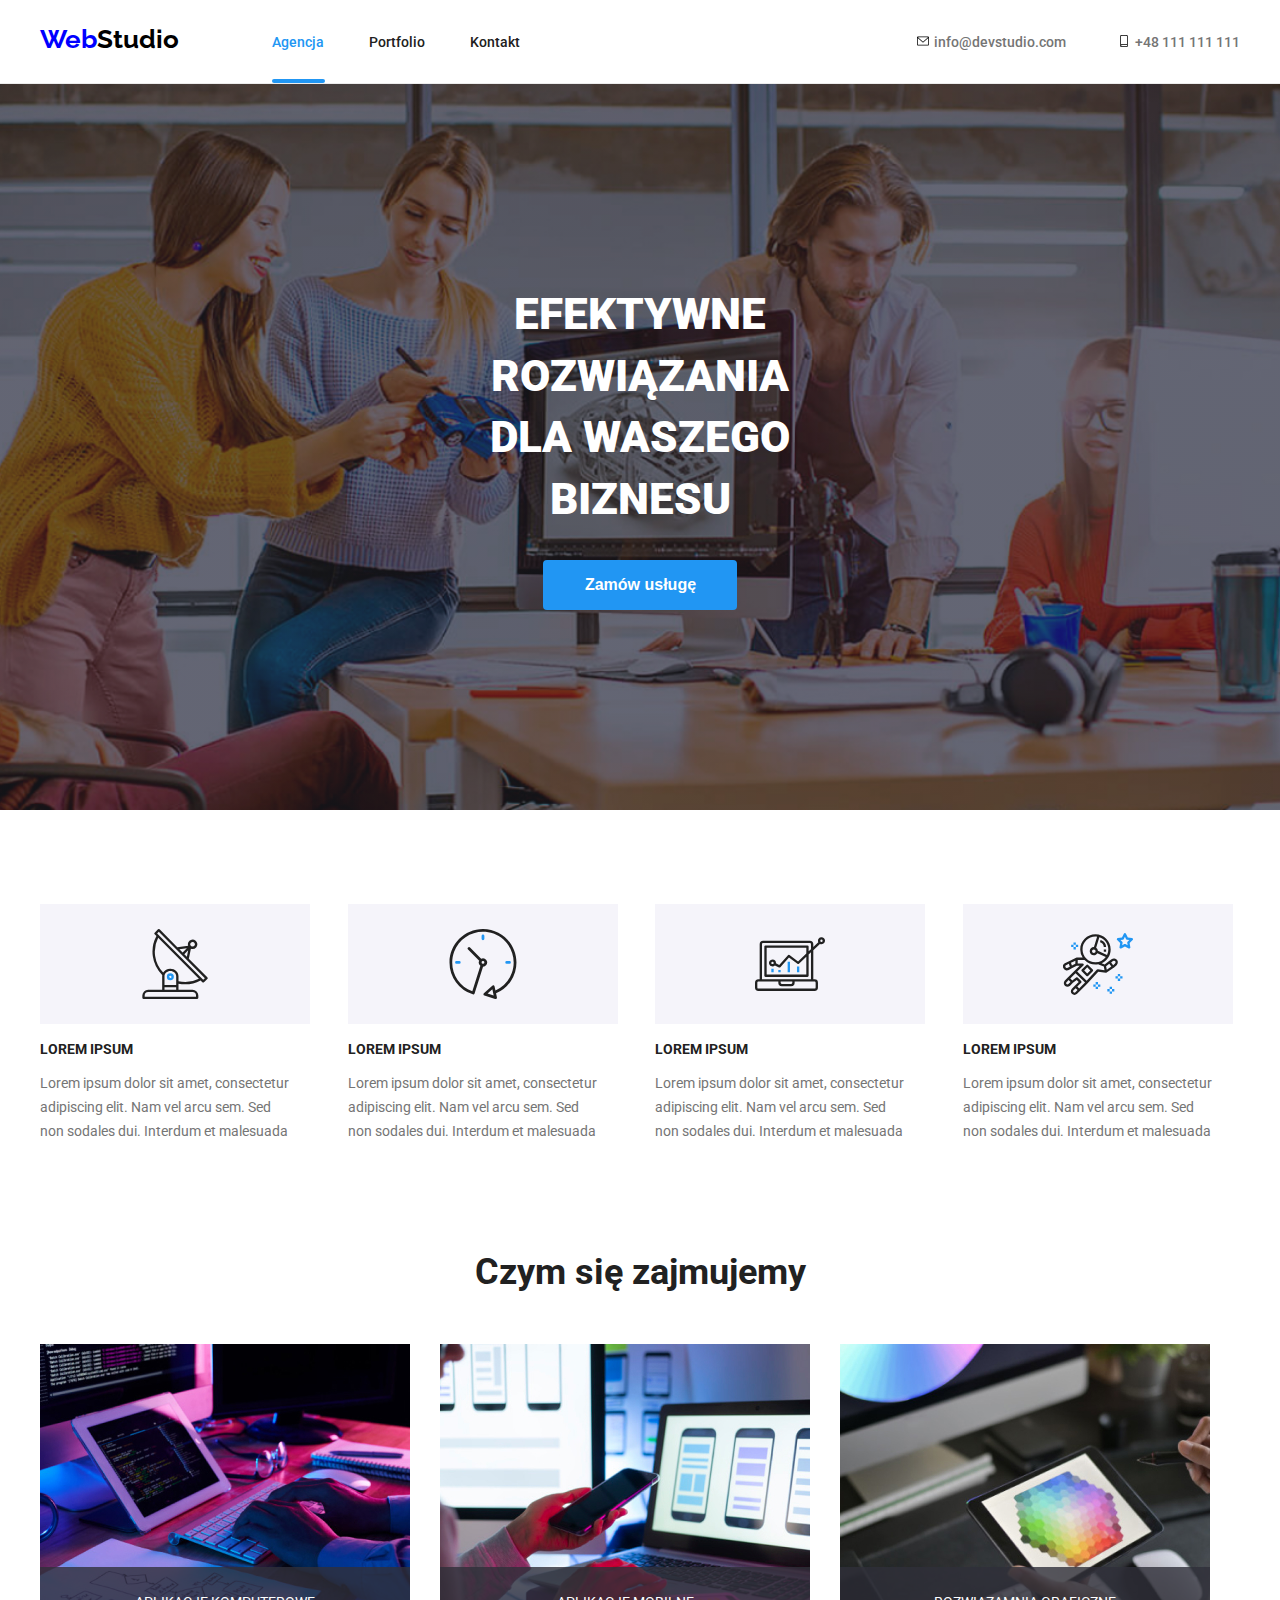
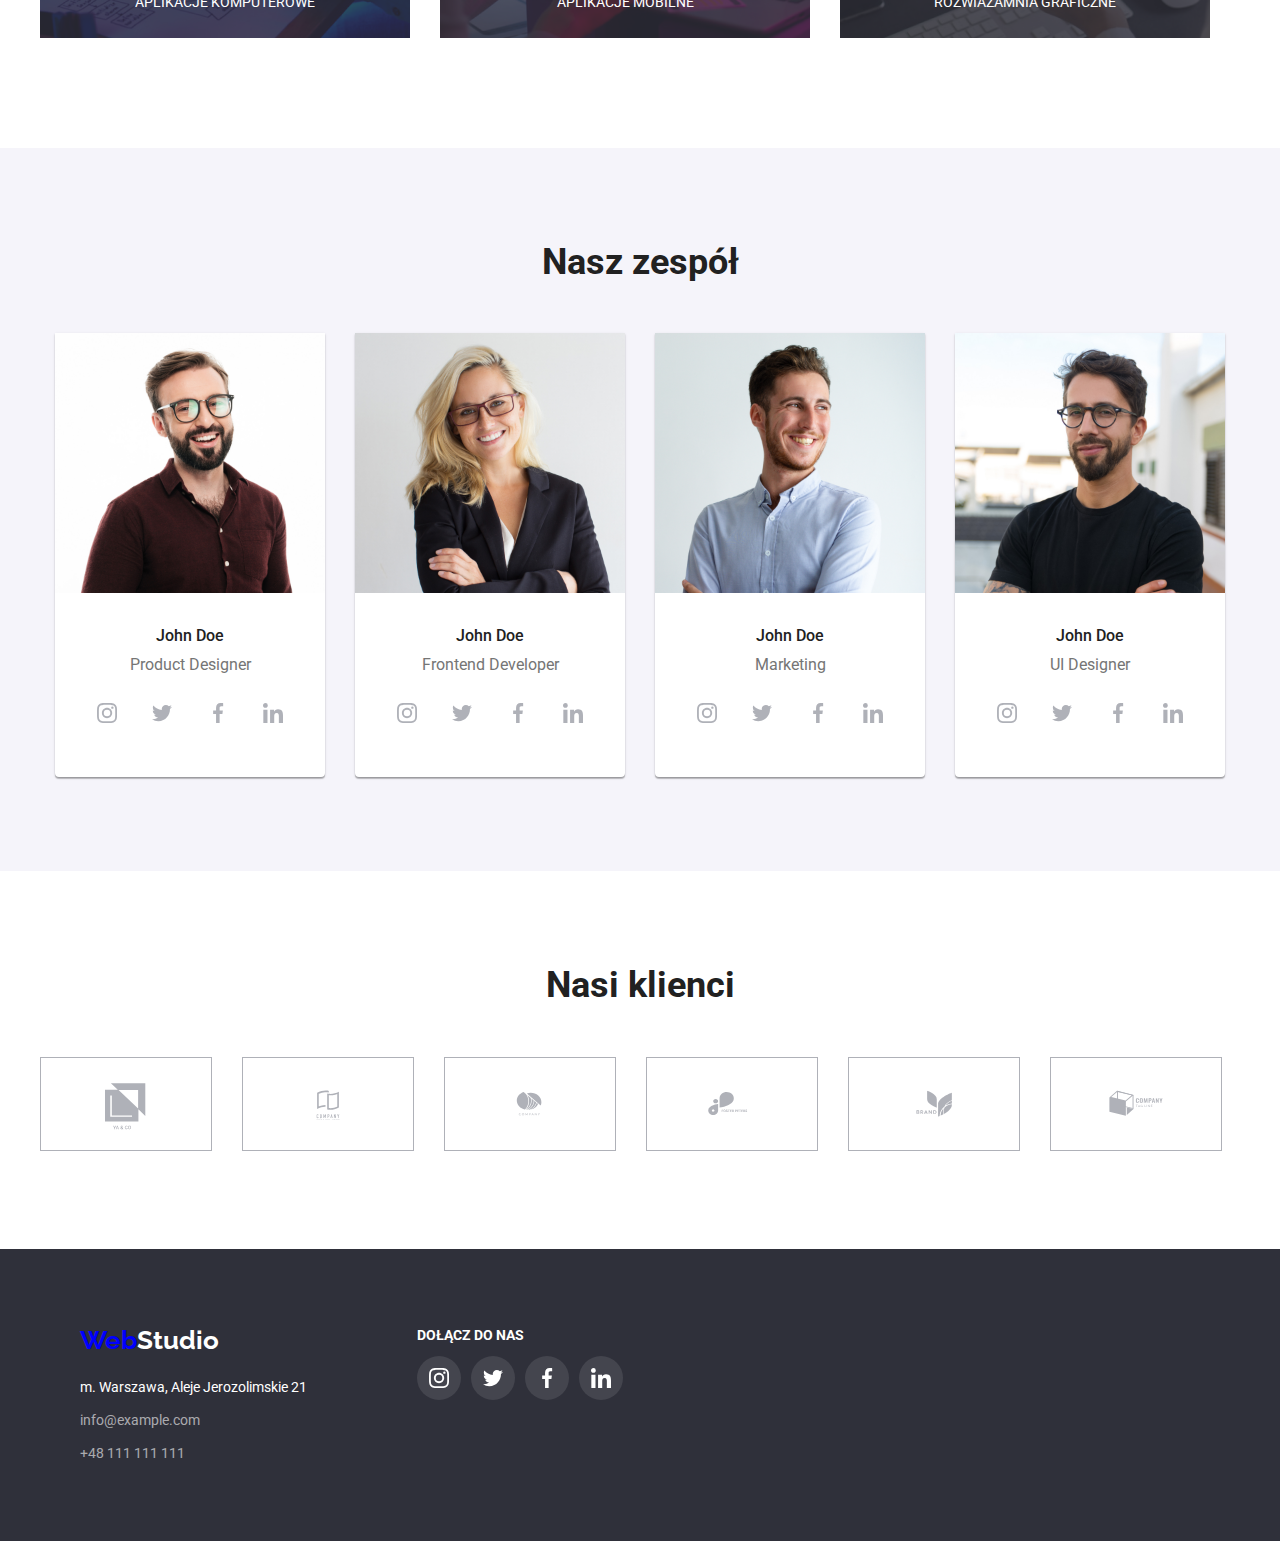
<file: index.html>
<!DOCTYPE html>
<html lang="pl">
  <head>
    <link rel="modern-normalize" href="./css/modern-normalize-min.css" />

    <link rel="stylesheet" href="./css/styles.css" />

    <link
      href="https://fonts.googleapis.com/css2?family=Raleway:wght@700&family=Roboto:wght@400;500;700;900&display=swap"
      rel="stylesheet"
    />

    <meta charset="UTF-8" />
    <meta http-equiv="X-UA-Compatible" content="IE=edge" />
    <meta name="viewport" content="width=device-width, initial-scale=1.0" />
    <title>WebStudio</title>
  </head>

  <body>
    <header>
      <div class="container">
        <header-flex class="header-flex">
          <nav>
            <ul class="logo-and-nav-el">
              <li class="logo">
                <a class="logo-a" href="./index.html"
                  ><span class="web">Web</span
                  ><span class="studio">Studio</span></a
                >
              </li>
              <li class="nav-elements">
                <a class="nav-elements-a agency" href="index.html">Agencja </a>
              </li>
              <li class="nav-elements">
                <a class="nav-elements-a" href="portfolio.html"> Portfolio </a>
              </li>
              <li class="nav-elements">
                <a
                  class="nav-elements-a"
                  href="https://www.figma.com/file/80aXNcfD68SHVCqfRXEnV5/Zadanie-domowe-GOIT-Polska?node-id=0%3A1&t=OlD5d2tFbU03thr9-0"
                  >Kontakt
                </a>
              </li>
            </ul>
          </nav>
          <div>
            <ul class="contacts">
              <li class="contact-data">
                <a class="contact-mail" href="mailto:info@devstudio.com">
                  <svg class="contacts-icon">
                    <use
                      href=" ./images/icons.svg#icon-envelope"
                      class="envelope"
                    ></use>
                  </svg>
                  info@devstudio.com</a
                >
              </li>
              <li class="contact-data">
                <a class="contact-tel" href="tel:+48111111111">
                  <svg class="contacts-icon">
                    <use href=" ./images/icons.svg#icon-smartphone"></use>
                  </svg>
                  +48 111 111 111</a
                >
              </li>
            </ul>
          </div>
        </header-flex>
      </div>
    </header>

    <main>
      <section class="main-page-first-section">
        <div class="container">
          <h1>EFEKTYWNE ROZWIĄZANIA DLA WASZEGO BIZNESU</h1>
          <button data-modal-open type="button" class="button-main-page">
            Zamów usługę
          </button>
          <div class="modal is-hidden" data-modal>
            <div class="modal-window">
              <button class="modal-button" data-modal-close>
                <svg class="svg-modal-button">
                  <use href="./images/icons.svg#icon-Vector-x"></use>
                </svg>
              </button>
            </div>
          </div>
        </div>
      </section>

      <section>
        <div class="container">
          <ul class="assets">
            <li class="li-assets">
              <svg class="svg-assets">
                <use href=" ./images/icons.svg#icon-antenna"></use>
              </svg>
              <h3>LOREM IPSUM</h3>

              <p class="assets-description">
                Lorem ipsum dolor sit amet, consectetur adipiscing elit. Nam vel
                arcu sem. Sed <br />
                non sodales dui. Interdum et malesuada
              </p>
            </li>

            <li class="li-assets">
              <svg class="svg-assets">
                <use href=" ./images/icons.svg#icon-clock"></use>
              </svg>
              <h3>LOREM IPSUM</h3>
              <p class="assets-description">
                Lorem ipsum dolor sit amet, consectetur adipiscing elit. Nam vel
                arcu sem. Sed <br />
                non sodales dui. Interdum et malesuada
              </p>
            </li>
            <li class="li-assets">
              <svg class="svg-assets">
                <use href=" ./images/icons.svg#icon-diagram"></use>
              </svg>
              <h3>LOREM IPSUM</h3>
              <p class="assets-description">
                Lorem ipsum dolor sit amet, consectetur adipiscing elit. Nam vel
                arcu sem. Sed <br />
                non sodales dui. Interdum et malesuada
              </p>
            </li>
            <li class="li-assets">
              <svg class="svg-assets">
                <use href=" ./images/icons.svg#icon-astronaut"></use>
              </svg>
              <h3>LOREM IPSUM</h3>
              <p class="assets-description">
                Lorem ipsum dolor sit amet, consectetur adipiscing elit. Nam vel
                arcu sem. Sed <br />
                non sodales dui. Interdum et malesuada
              </p>
            </li>
          </ul>
        </div>
      </section>

      <section class="sales-offer-section">
        <div class="container">
          <h2>Czym się zajmujemy</h2>

          <ul class="sales-offer">
            <li class="sales-offer-element">
              <div class="sales-offer-container">
                <div class="first-sales-offer">
                  <img
                    class="box1"
                    src="./images/box1.jpg"
                    width="370px"
                    height="294px"
                    alt="programowanie na tablecie i komputerze"
                  />
                  <p class="label">APLIKACJE KOMPUTEROWE</p>
                </div>
              </div>
            </li>
            <li class="sales-offer-element">
              <div class="sales-offer-container">
                <div class="third-sales-offer">
                  <img
                    class="box2"
                    src="./images/box2.jpg"
                    width="370px"
                    height="294px"
                    alt="różne struktury aplikacji wyświetlane na ekranie komputera"
                  />
                  <p class="label-box-2">APLIKACJE MOBILNE</p>
                </div>
              </div>
            </li>

            <li class="sales-offer-element">
              <div class="sales-offer-container">
                <div class="third-sales-offer">
                  <img
                    class="box3"
                    src="./images/box3.jpg"
                    width="370px"
                    height="294px"
                    alt="paleta barw wyświetlana na ekranie tableta"
                  />
                  <p class="label">ROZWIAZAMNIA GRAFICZNE</p>
                </div>
              </div>
            </li>
          </ul>
        </div>
      </section>

      <section class="team">
        <div class="container">
          <h2>Nasz zespół</h2>

          <ul class="our-team-list">
            <li class="our-team-list-element">
              <img
                src="./images/teamcard1.jpg"
                width="270"
                height="260"
                alt="pracownik, mężczyzna w okularach"
              />
              <div class="workers-card-bottom">
                <h3 class="workers-names">John Doe</h3>
                <p class="workers-title">Product Designer</p>
                <div class="workers-social-media-icons-group">
                  <div class="circle-and-svg">
                    <div class="workers-social-media-icons-circle">
                      <svg class="workers-social-media-icons">
                        <use href=" ./images/icons.svg#icon-instagram"></use>
                      </svg>
                    </div>
                  </div>
                  <div class="circle-and-svg">
                    <div class="workers-social-media-icons-circle">
                      <svg class="workers-social-media-icons">
                        <use href=" ./images/icons.svg#icon-twitter"></use>
                      </svg>
                    </div>
                  </div>
                  <div class="circle-and-svg">
                    <div class="workers-social-media-icons-circle">
                      <svg class="workers-social-media-icons">
                        <use href=" ./images/icons.svg#icon-facebook"></use>
                      </svg>
                    </div>
                  </div>
                  <div class="circle-and-svg">
                    <div class="workers-social-media-icons-circle">
                      <svg class="workers-social-media-icons">
                        <use href=" ./images/icons.svg#icon-linkedin"></use>
                      </svg>
                    </div>
                  </div>
                </div>
              </div>
            </li>

            <li class="our-team-list-element">
              <img
                src="./images/teamcard2.jpg"
                width="270"
                height="260"
                alt="pracownica, kobieta w okularach"
              />
              <div class="workers-card-bottom">
                <h3 class="workers-names">John Doe</h3>
                <p class="workers-title">Frontend Developer</p>
                <div class="workers-social-media-icons-group">
                  <div class="circle-and-svg">
                    <div class="workers-social-media-icons-circle">
                      <svg class="workers-social-media-icons">
                        <use href=" ./images/icons.svg#icon-instagram"></use>
                      </svg>
                    </div>
                  </div>
                  <div class="circle-and-svg">
                    <div class="workers-social-media-icons-circle">
                      <svg class="workers-social-media-icons">
                        <use href=" ./images/icons.svg#icon-twitter"></use>
                      </svg>
                    </div>
                  </div>
                  <div class="circle-and-svg">
                    <div class="workers-social-media-icons-circle">
                      <svg class="workers-social-media-icons">
                        <use href=" ./images/icons.svg#icon-facebook"></use>
                      </svg>
                    </div>
                  </div>
                  <div class="circle-and-svg">
                    <div class="workers-social-media-icons-circle">
                      <svg class="workers-social-media-icons">
                        <use href=" ./images/icons.svg#icon-linkedin"></use>
                      </svg>
                    </div>
                  </div>
                </div>
              </div>
            </li>
            <li class="our-team-list-element">
              <img
                src="./images/teamcard3.jpg"
                width="270"
                height="260"
                alt="pracownik, mężczyzna w eleganckiej koszuli"
              />
              <div class="workers-card-bottom">
                <h3 class="workers-names">John Doe</h3>
                <p class="workers-title">Marketing</p>
                <div class="workers-social-media-icons-group">
                  <div class="circle-and-svg">
                    <div class="workers-social-media-icons-circle">
                      <svg class="workers-social-media-icons">
                        <use href=" ./images/icons.svg#icon-instagram"></use>
                      </svg>
                    </div>
                  </div>
                  <div class="circle-and-svg">
                    <div class="workers-social-media-icons-circle">
                      <svg class="workers-social-media-icons">
                        <use href=" ./images/icons.svg#icon-twitter"></use>
                      </svg>
                    </div>
                  </div>
                  <div class="circle-and-svg">
                    <div class="workers-social-media-icons-circle">
                      <svg class="workers-social-media-icons">
                        <use href=" ./images/icons.svg#icon-facebook"></use>
                      </svg>
                    </div>
                  </div>
                  <div class="circle-and-svg">
                    <div class="workers-social-media-icons-circle">
                      <svg class="workers-social-media-icons">
                        <use href=" ./images/icons.svg#icon-linkedin"></use>
                      </svg>
                    </div>
                  </div>
                </div>
              </div>
            </li>
            <li class="our-team-list-element">
              <img
                src="./images/teamcard4.jpg"
                width="270"
                height="260"
                alt="pracownik, lekko uśmiechnięty mężczyzna"
              />
              <div class="workers-card-bottom">
                <h3 class="workers-names">John Doe</h3>
                <p class="workers-title">UI Designer</p>
                <div class="workers-social-media-icons-group">
                  <div class="circle-and-svg">
                    <div class="workers-social-media-icons-circle">
                      <svg class="workers-social-media-icons">
                        <use href=" ./images/icons.svg#icon-instagram"></use>
                      </svg>
                    </div>
                  </div>
                  <div class="circle-and-svg">
                    <div class="workers-social-media-icons-circle">
                      <svg class="workers-social-media-icons">
                        <use href=" ./images/icons.svg#icon-twitter"></use>
                      </svg>
                    </div>
                  </div>
                  <div class="circle-and-svg">
                    <div class="workers-social-media-icons-circle">
                      <svg class="workers-social-media-icons">
                        <use href=" ./images/icons.svg#icon-facebook"></use>
                      </svg>
                    </div>
                  </div>
                  <div class="circle-and-svg">
                    <div class="workers-social-media-icons-circle">
                      <svg class="workers-social-media-icons">
                        <use href=" ./images/icons.svg#icon-linkedin"></use>
                      </svg>
                    </div>
                  </div>
                </div>
              </div>
            </li>
          </ul>
        </div>
      </section>
      <section class="our-clients">
        <div class="container">
          <h2>Nasi klienci</h2>
          <ul class="ul-our-clients">
            <li class="li-icon-our-clients-1">
              <svg class="svg-icon-our-clients-1">
                <use href=" ./images/icons.svg#icon-Logo-1-client"></use>
              </svg>
            </li>
            <li class="li-icon-our-clients-1">
              <svg class="svg-icon-our-clients-1">
                <use href=" ./images/icons.svg#icon-Logo-2-client"></use>
              </svg>
            </li>
            <li class="li-icon-our-clients-2">
              <svg class="svg-icon-our-clients-2">
                <use href=" ./images/icons.svg#icon-Logo-3-client"></use>
              </svg>
            </li>
            <li class="li-icon-our-clients-2">
              <svg class="svg-icon-our-clients-2">
                <use href=" ./images/icons.svg#icon-Logo-4-client"></use>
              </svg>
            </li>
            <li class="li-icon-our-clients-2">
              <svg class="svg-icon-our-clients-2">
                <use href=" ./images/icons.svg#icon-Logo-5-client"></use>
              </svg>
            </li>
            <li class="li-icon-our-clients-2">
              <svg class="svg-icon-our-clients-2">
                <use href=" ./images/icons.svg#icon-Logo-6-client"></use>
              </svg>
            </li>
          </ul>
        </div>
      </section>
    </main>

    <footer>
      <div class="container">
        <div class="address-and-join-us-icons">
          <address>
            <ul class="footer-address">
              <li class="logo-footer">
                <a class="logo-a" href="./index.html">
                  <span class="web">Web</span
                  ><span class="footer-studio">Studio</span>
                </a>
              </li>

              <li class="footer-street-name">
                m. Warszawa, Aleje Jerozolimskie 21
              </li>
              <li class="li-footer-mail">
                <a
                  class="footer-contact-data-email"
                  href="mailto:info@example.com"
                  >info@example.com</a
                >
              </li>
              <li>
                <a class="footer-contact-data-number" href="tel:+48111111111"
                  >+48 111 111 111</a
                >
              </li>
            </ul>
          </address>

          <div class="join-us">
            <h3 class="join-us-title">DOŁĄCZ DO NAS</h3>
            <ul class="ul-footer-join-us">
              <li class="li-footer-join-us">
                <div class="footer-icon-circle">
                  <svg class="footer-icon">
                    <use href=" ./images/icons.svg#icon-instagram"></use>
                  </svg>
                </div>
              </li>
              <li class="li-footer-join-us">
                <div class="footer-icon-circle">
                  <svg class="footer-icon">
                    <use href=" ./images/icons.svg#icon-twitter"></use>
                  </svg>
                </div>
              </li>
              <li class="li-footer-join-us">
                <div class="footer-icon-circle">
                  <svg class="footer-icon">
                    <use href=" ./images/icons.svg#icon-facebook"></use>
                  </svg>
                </div>
              </li>
              <li class="li-footer-join-us">
                <div class="footer-icon-circle">
                  <svg class="footer-icon">
                    <use href=" ./images/icons.svg#icon-linkedin"></use>
                  </svg>
                </div>
              </li>
            </ul>
          </div>
        </div>
      </div>
    </footer>

    <script src="./js/modal.js"></script>
  </body>
</html>
</file>
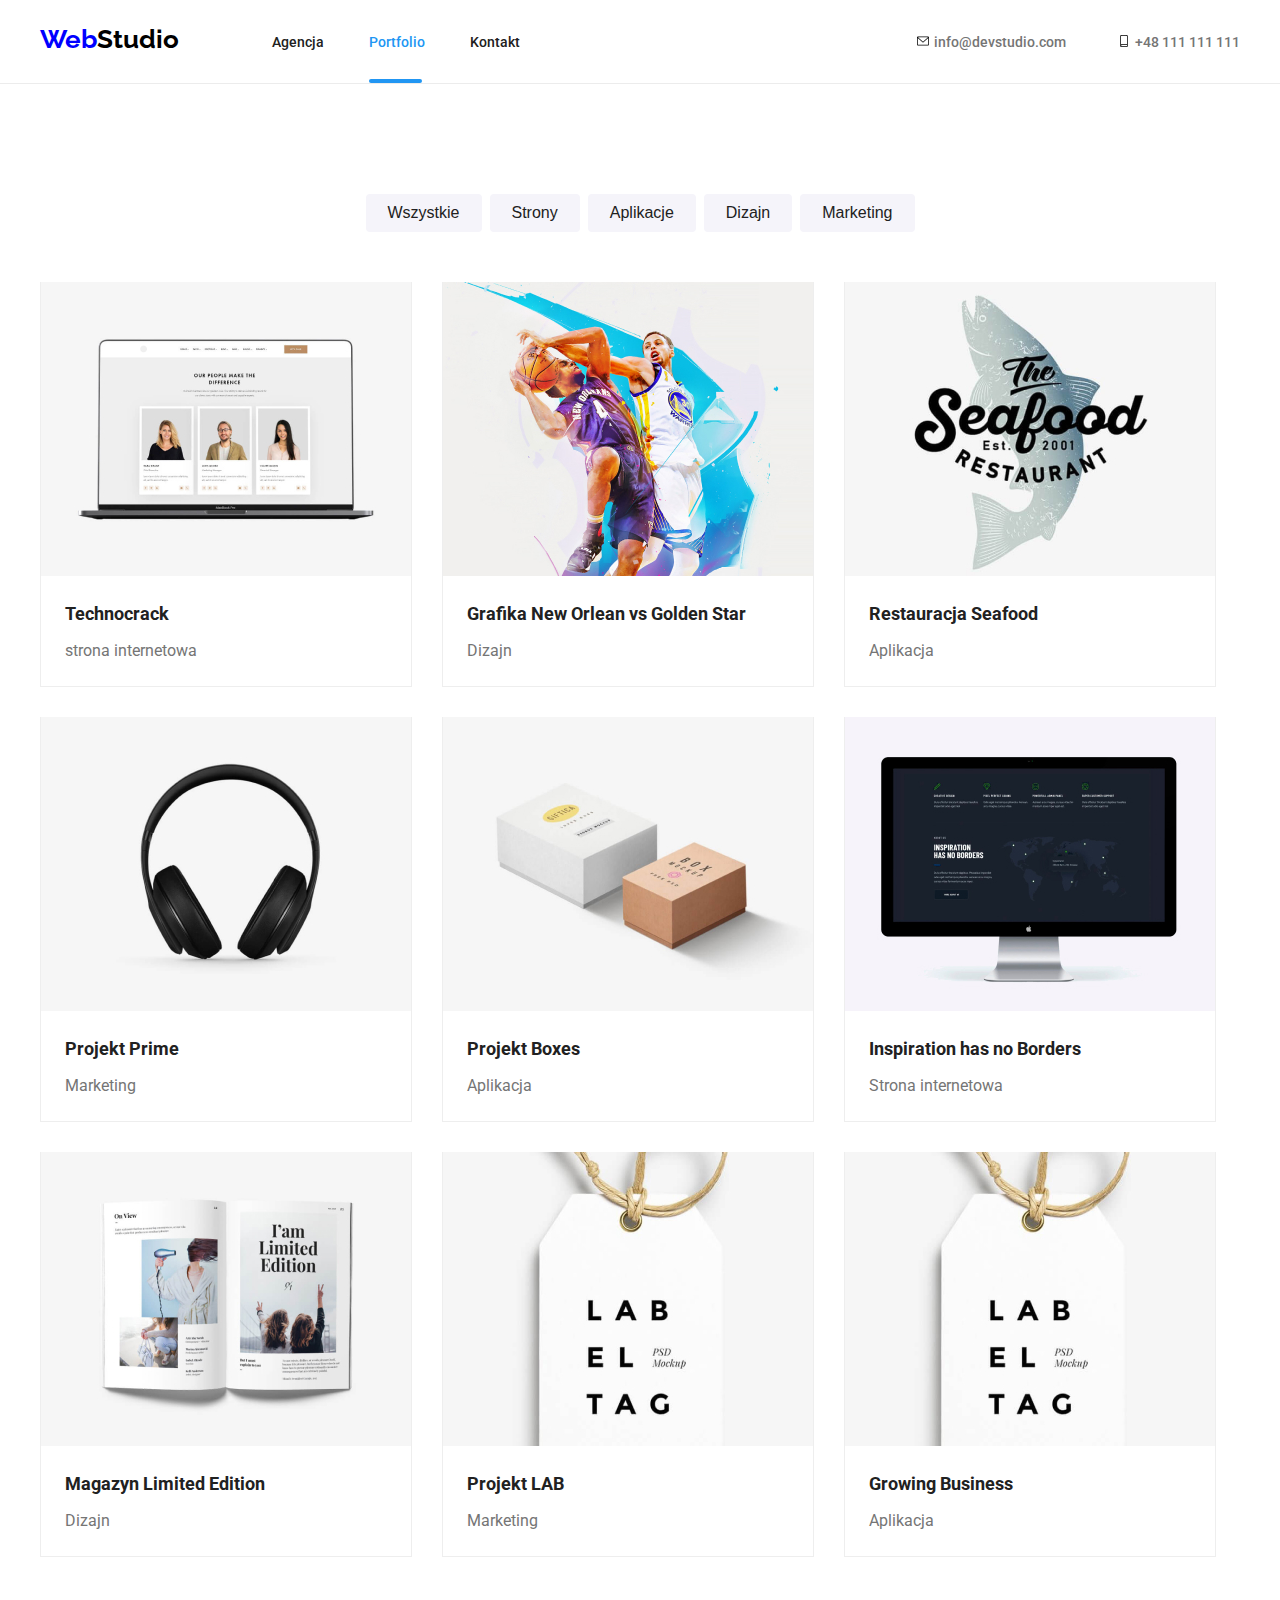
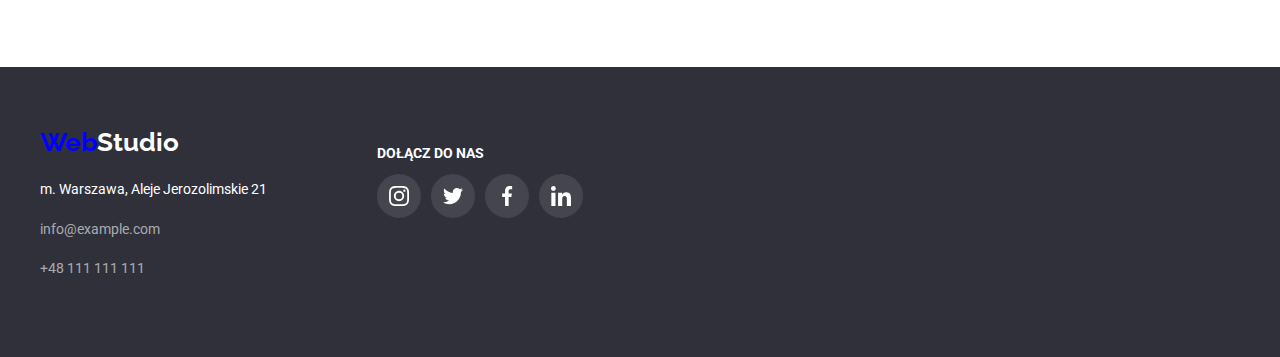
<file: portfolio.html>
<!DOCTYPE html>
<html lang="pl">
  <head>
    <link rel="modern-normalize" href="./css/modern-normalize-min.css" />
    <link rel="stylesheet" href="./css/styles.css" />

    <link
      href="https://fonts.googleapis.com/css2?family=Raleway:wght@700&family=Roboto:wght@400;500;700;900&display=swap"
      rel="stylesheet"
    />
    <meta charset="UTF-8" />
    <meta http-equiv="X-UA-Compatible" content="IE=edge" />
    <meta name="viewport" content="width=device-width, initial-scale=1.0" />
    <title>hw2-portfolio</title>
  </head>

  <body>
    <header>
      <div class="container">
        <header-flex class="header-flex">
          <nav>
            <ul class="logo-and-nav-el">
              <li class="logo">
                <a class="logo-a" href="./index.html"
                  ><span class="web">Web</span
                  ><span class="studio">Studio</span></a
                >
              </li>
              <li class="nav-elements">
                <a class="nav-elements-a" href="./index.html">Agencja </a>
              </li>
              <li class="nav-elements">
                <a class="nav-elements-a portfolio" href="portfolio.html">
                  Portfolio
                </a>
              </li>
              <li class="nav-elements">
                <a
                  class="nav-elements-a"
                  href="https://www.figma.com/file/80aXNcfD68SHVCqfRXEnV5/Zadanie-domowe-GOIT-Polska?node-id=0%3A1&t=OlD5d2tFbU03thr9-0"
                >
                  Kontakt
                </a>
              </li>
            </ul>
          </nav>
          <div>
            <ul class="contacts">
              <li class="contact-data">
                <a class="contact-mail" href="mailto:info@devstudio.com">
                  <svg class="contacts-icon">
                    <use
                      href=" ./images/icons.svg#icon-envelope"
                      class="envelope"
                    ></use>
                  </svg>
                  info@devstudio.com
                </a>
              </li>
              <li class="contact-data">
                <a class="contact-tel" href="tel:+48111111111">
                  <svg class="contacts-icon">
                    <use href=" ./images/icons.svg#icon-smartphone"></use>
                  </svg>
                  +48 111 111 111</a
                >
              </li>
            </ul>
          </div>
        </header-flex>
      </div>
    </header>

    <main>
      <section>
        <div class="container">
          <ul class="menu-buttons">
            <li class="li-button-portfolio">
              <button type="button" class="button-portfolio">Wszystkie</button>
            </li>
            <li class="li-button-portfolio">
              <button type="button" class="button-portfolio">Strony</button>
            </li>
            <li class="li-button-portfolio">
              <button type="button" class="button-portfolio">Aplikacje</button>
            </li>
            <li class="li-button-portfolio">
              <button type="button" class="button-portfolio">Dizajn</button>
            </li>
            <li class="li-button-portfolio">
              <button type="button" class="button-portfolio">Marketing</button>
            </li>
          </ul>

          <ul class="menu-cards">
            <li class="li-menu-cards">
              <div class="div-menu-card">
                <div class="div-menu-card-top">
                  <div class="overlay">
                    <p class="overlay-description">
                      Technocrack jest popularną platformą wykorzystywaną do
                      rozpowszechniania koronawirusa. Firmy wykorzystują tę
                      platformę do celów szpiegowskich i ataków na
                      niezabezpieczone serwery konkurencji
                    </p>
                  </div>
                  <img
                    src="./images/img4.jpg"
                    width="370"
                    height="294"
                    alt="strona internetowa przedstawiająca profile pracowników"
                  />
                </div>
                <div class="cards-bottom">
                  <p class="img-title">Technocrack</p>
                  <p class="img-description">strona internetowa</p>
                </div>
              </div>
            </li>

            <li class="li-menu-cards">
              <div class="div-menu-card">
                <div class="div-menu-card-top">
                  <div class="overlay">
                    <p class="overlay-description">
                      Technocrack jest popularną platformą wykorzystywaną do
                      rozpowszechniania koronawirusa. Firmy wykorzystują tę
                      platformę do celów szpiegowskich i ataków na
                      niezabezpieczone serwery konkurencji
                    </p>
                  </div>
                  <img
                    src="./images/img5.jpg"
                    width="370"
                    height="294"
                    alt="grafika komputerowa przedstawiająca dwóch koszykarzy"
                  />
                </div>
                <div class="cards-bottom">
                  <p class="img-title">Grafika New Orlean vs Golden Star</p>
                  <p class="img-description">Dizajn</p>
                </div>
              </div>
            </li>

            <li class="li-menu-cards">
              <div class="div-menu-card">
                <div class="div-menu-card-top">
                  <div class="overlay">
                    <p class="overlay-description">
                      Technocrack jest popularną platformą wykorzystywaną do
                      rozpowszechniania koronawirusa. Firmy wykorzystują tę
                      platformę do celów szpiegowskich i ataków na
                      niezabezpieczone serwery konkurencji
                    </p>
                  </div>
                  <img
                    src="./images/img6.jpg"
                    width="370"
                    height="294"
                    alt="logo restauracji czyli nazwa restauracji na tle ryby"
                  />
                </div>
                <div class="cards-bottom">
                  <p class="img-title">Restauracja Seafood</p>
                  <p class="img-description">Aplikacja</p>
                </div>
              </div>
            </li>

            <li class="li-menu-cards">
              <div class="div-menu-card">
                <div class="div-menu-card-top">
                  <div class="overlay">
                    <p class="overlay-description">
                      Technocrack jest popularną platformą wykorzystywaną do
                      rozpowszechniania koronawirusa. Firmy wykorzystują tę
                      platformę do celów szpiegowskich i ataków na
                      niezabezpieczone serwery konkurencji
                    </p>
                  </div>
                  <img
                    src="./images/img7.jpg"
                    width="370"
                    height="294"
                    alt="czarne słuchawki nauszne"
                  />
                </div>
                <div class="cards-bottom">
                  <p class="img-title">Projekt Prime</p>
                  <p class="img-description">Marketing</p>
                </div>
              </div>
            </li>

            <li class="li-menu-cards">
              <div class="div-menu-card">
                <div class="div-menu-card-top">
                  <div class="overlay">
                    <p class="overlay-description">
                      Technocrack jest popularną platformą wykorzystywaną do
                      rozpowszechniania koronawirusa. Firmy wykorzystują tę
                      platformę do celów szpiegowskich i ataków na
                      niezabezpieczone serwery konkurencji
                    </p>
                  </div>
                  <img
                    src="./images/img8.jpg"
                    width="370"
                    height="294"
                    alt="pudełko białe i brązowe"
                  />
                </div>
                <div class="cards-bottom">
                  <p class="img-title">Projekt Boxes</p>
                  <p class="img-description">Aplikacja</p>
                </div>
              </div>
            </li>

            <li class="li-menu-cards">
              <div class="div-menu-card">
                <div class="div-menu-card-top">
                  <div class="overlay">
                    <p class="overlay-description">
                      Technocrack jest popularną platformą wykorzystywaną do
                      rozpowszechniania koronawirusa. Firmy wykorzystują tę
                      platformę do celów szpiegowskich i ataków na
                      niezabezpieczone serwery konkurencji
                    </p>
                  </div>
                  <img
                    src="./images/img9.jpg"
                    width="370"
                    height="294"
                    alt="mapa świata na ekranie komputera"
                  />
                </div>
                <div class="cards-bottom">
                  <p class="img-title">Inspiration has no Borders</p>
                  <p class="img-description">Strona internetowa</p>
                </div>
              </div>
            </li>

            <li class="li-menu-cards">
              <div class="div-menu-card">
                <div class="div-menu-card-top">
                  <div class="overlay">
                    <p class="overlay-description">
                      Technocrack jest popularną platformą wykorzystywaną do
                      rozpowszechniania koronawirusa. Firmy wykorzystują tę
                      platformę do celów szpiegowskich i ataków na
                      niezabezpieczone serwery konkurencji
                    </p>
                  </div>
                  <img
                    src="./images/img10.jpg"
                    width="370"
                    height="294"
                    alt="magazyn ze zdjęciami o różnej tematyce: moda, podróże, dom"
                  />
                </div>
                <div class="cards-bottom">
                  <p class="img-title">Magazyn Limited Edition</p>
                  <p class="img-description">Dizajn</p>
                </div>
              </div>
            </li>

            <li class="li-menu-cards">
              <div class="div-menu-card">
                <div class="div-menu-card-top">
                  <div class="overlay">
                    <p class="overlay-description">
                      Technocrack jest popularną platformą wykorzystywaną do
                      rozpowszechniania koronawirusa. Firmy wykorzystują tę
                      platformę do celów szpiegowskich i ataków na
                      niezabezpieczone serwery konkurencji
                    </p>
                  </div>
                  <img
                    src="./images/img11.jpg"
                    width="370"
                    height="294"
                    alt="etykieta w formie zawieszki"
                  />
                </div>
                <div class="cards-bottom">
                  <p class="img-title">Projekt LAB</p>
                  <p class="img-description">Marketing</p>
                </div>
              </div>
            </li>

            <li class="li-menu-cards">
              <div class="div-menu-card">
                <div class="div-menu-card-top">
                  <div class="overlay">
                    <p class="overlay-description">
                      Technocrack jest popularną platformą wykorzystywaną do
                      rozpowszechniania koronawirusa. Firmy wykorzystują tę
                      platformę do celów szpiegowskich i ataków na
                      niezabezpieczone serwery konkurencji
                    </p>
                  </div>
                  <img
                    src="./images/img11.jpg"
                    width="370"
                    height="294"
                    alt="osoba pisząca na komputerze, na którego pulpicie widać napis Growing Business"
                  />
                </div>
                <div class="cards-bottom">
                  <p class="img-title">Growing Business</p>
                  <p class="img-description">Aplikacja</p>
                </div>
              </div>
            </li>
          </ul>
        </div>
      </section>
    </main>

    <footer>
      <div class="container">
        <div class="address-and-join-us-icons">
          <address class="portfolio-address">
            <div class="footer-address">
              <p class="logo-footer">
                <a class="logo-a" href="./index.html">
                  <span class="web">Web</span
                  ><span class="footer-studio">Studio</span>
                </a>
              </p>

              <p class="footer-street-name">
                m. Warszawa, Aleje Jerozolimskie 21
              </p>
              <p class="li-footer-mail">
                <a
                  class="footer-contact-data-email"
                  href="mailto:info@example.com"
                  >info@example.com</a
                >
              </p>
              <p>
                <a class="footer-contact-data-number" href="tel:+48111111111"
                  >+48 111 111 111</a
                >
              </p>
            </div>
          </address>

          <div class="join-us">
            <h3 class="join-us-title">DOŁĄCZ DO NAS</h3>
            <ul class="ul-footer-join-us">
              <li class="li-footer-join-us">
                <div class="footer-icon-circle">
                  <svg class="footer-icon">
                    <use href=" ./images/icons.svg#icon-instagram"></use>
                  </svg>
                </div>
              </li>
              <li class="li-footer-join-us">
                <div class="footer-icon-circle">
                  <svg class="footer-icon">
                    <use href=" ./images/icons.svg#icon-twitter"></use>
                  </svg>
                </div>
              </li>
              <li class="li-footer-join-us">
                <div class="footer-icon-circle">
                  <svg class="footer-icon">
                    <use href=" ./images/icons.svg#icon-facebook"></use>
                  </svg>
                </div>
              </li>
              <li class="li-footer-join-us">
                <div class="footer-icon-circle">
                  <svg class="footer-icon">
                    <use href=" ./images/icons.svg#icon-linkedin"></use>
                  </svg>
                </div>
              </li>
            </ul>
          </div>
        </div>
      </div>
    </footer>
  </body>
</html>
</file>
<file: css/styles.css>
body {
  position: relative;
  font-family: "Roboto", sans-serif;
  color: #212121;
  box-sizing: border-box;
  margin: 0;
}

.container {
  max-width: 1200px;
  margin-top: 0;
  margin-left: auto;
  margin-right: auto;
  margin-bottom: 0;
}

:root {
  --secondary-text-color: #757575;
  --background-color: #ffffff;
  --hover-color: #2196f3;
}

.contacts-icon {
  width: 16px;
  height: 12px;
  color: #757575;
}

.contacts-icon:hover,
.contacts-icon:focus {
  fill: var(--hover-color);
}

.logo-a {
  font-family: "Raleway", sans-serif;
  font-size: 26px;
  font-weight: 700;
  line-height: 1.19;
  text-decoration: none;
  padding-top: 20px;
}

address {
  font-style: normal;
  text-decoration: none;
  padding-top: 60px;
  padding-bottom: 60px;
  padding-right: auto;
  margin-right: 70px;
}

header {
  border-bottom: solid 1px #ececec;
}

.header-flex {
  display: flex;
  justify-content: space-between;
}

.logo-and-nav-el {
  display: flex;
  list-style: none;
  margin-top: 0px;
  margin-bottom: 0px;
}

.logo {
  padding-top: 24px;
  padding-right: auto;
  padding-bottom: 25px;

  margin-right: 93px;
}

.logo-footer {
  margin-top: 0;
  padding: 60px auto 161px 215px;
  margin-bottom: 20px;
}

.nav-elements:not(:last-child) {
  margin-right: 45px;
}

.nav-elements {
  margin-top: 0px;
  padding-top: 32px;
  padding-bottom: 32px;
}

.nav-elements-a {
  font-size: 14px;
  font-weight: 500;
  line-height: 1.17;
  text-decoration: none;
  color: #212121;
  padding-top: 32px;
  padding-left: auto;
  padding-bottom: 32px;
  padding-right: auto;
  transition-duration: 250ms;
  transition-property: color;
  transition-timing-function: cubic-bezier(0.4, 0, 0.2, 1);
}

.logo-and-nav-el {
  margin-left: 0;
  padding-left: 0;
}

.contacts {
  display: flex;
  align-items: center;
  padding-top: 32px;

  padding-bottom: 32px;
  padding-left: auto;
  list-style: none;
  text-decoration: none;
  margin-bottom: 0px;
  margin-top: 0px;
}

.contact-data {
  padding: 32px 227px 32px auto;
}

.contact-data:hover,
.contact-data:focus {
  fill: #2196f3;
}

.contact-data:not(:last-child) {
  margin-right: 50px;
}

.contacts-data:hover,
.contacts-data:focus {
  --hover-color: #2196f3;
  fill: #2196f3;
}

.contacts .contact-data .contacts-icon .envelope:focus {
  fill: var(--hover-color);
}

.contacts .contact-data .contacts-icon .envelope:hover {
  fill: var(--hover-color);
}

.nav-elements-a:hover,
.nav-elements-a:focus {
  color: var(--hover-color);
}

.contact-mail,
.contact-tel {
  font-size: 14px;
  font-weight: 500;
  line-height: 1.14;
  text-decoration: none;
  color: var(--secondary-text-color);
  transition-duration: 250ms;
  transition-property: color, fill;
  transition-timing-function: cubic-bezier(0.4, 0, 0.2, 1);
}

.contact-mail:hover,
.contact-mail:focus {
  color: var(--hover-color);
}

.contact-tel:hover,
.contact-tel:focus {
  color: var(--hover-color);
}

footer {
  background-color: #2f303a;

  padding: 60px auto 161px auto;
}

.footer-contact-data-email {
  font-size: 14px;
  line-height: 1.71;
  color: #ffffff99;
  text-decoration: none;
  transition-duration: 250ms;
  transition-property: color;
  transition-timing-function: cubic-bezier(0.4, 0, 0.2, 1);
}

.li-footer-mail {
  margin-bottom: 9px;
}

.footer-contact-data-.footer-contact-data-email:hover,
.footer-contact-data-email:focus {
  color: var(--hover-color);
}
.footer-contact-data-number {
  font-size: 14px;
  line-height: 1.71;
  text-decoration: none;
  color: #ffffff99;
  transition-duration: 250ms;
  transition-property: color;
  transition-timing-function: cubic-bezier(0.4, 0, 0.2, 1);
}

.footer-contact-data-number:hover,
.footer-contact-data-number:focus {
  color: var(--hover-color);
}

.footer-contact-data-email:hover,
.footer-contact-data-email:focus {
  color: var(--hover-color);
}

.footer-street-name {
  font-size: 14px;

  line-height: 1.71;
  color: #ffffff;
  margin-bottom: 9px;
}

.button-portfolio {
  font-size: 16px;
  font-weight: 500;
  line-height: 1.62;
  background-color: #f5f4fa;
  color: #212121;
  cursor: pointer;
  border-radius: 4px;
  border: none;
}

.button-portfolio:hover,
.button-portfolio:focus {
  color: #ffffff;
  background-color: #2196f3;
}

.button-main-page {
  font-size: 16px;
  font-weight: 700;
  line-height: 1.86;
  background-color: #2196f3;
  color: #ffffff;
  cursor: pointer;
  padding: 10px 41px 10px 42px;
  border-radius: 4px;
  border-width: 0;
}

.web {
  color: blue;
}

.studio {
  color: black;
}

.footer-studio {
  color: #ffffff;
}

.img-title {
  font-size: 18px;
  font-weight: 700;
  line-height: 2;
  margin-bottom: 4px;
  margin-top: 0px;
}

.img-description {
  font-size: 16px;
  line-height: 1.87;
  color: var(--secondary-text-color);
  margin-top: 0;
  margin-bottom: 0;
}

.cards-bottom {
  padding: 20px 24px 20px 24px;
}

.menu-buttons {
  list-style: none;
  display: flex;
  justify-content: center;
  padding-bottom: 34px;
  font-size: 16px;
  font-weight: 500;
  line-height: 1.62;
  padding-left: 0;
}

.button-portfolio {
  padding: 6px 22px;
}

.menu-cards {
  list-style: none;
  display: flex;
  flex-wrap: wrap;
  gap: 30px;
  padding-left: 0;
}

.li-menu-cards {
  flex-basis: calc ((100% - 2 * 30px) / 3);
  border-left: 1px solid #eeeeee;
  border-right: 1px solid #eeeeee;
  border-bottom: 1px solid #eeeeee;
  transition-duration: 250ms;
  transition-property: box-shadow;
  transition-timing-function: cubic-bezier(0.4, 0, 0.2, 1);
}

.li-menu-cards:hover {
  box-shadow: 1px 4px 6px 0px rgba(0, 0, 0, 0.16),
    0px 4px 4px 0px rgba(0, 0, 0, 0.006), 0px 1px 1px 0px rgba(0, 0, 0, 0.12);
  cursor: pointer;
}

.div-menu-card-top {
  display: block;
  max-height: 294px;
  max-width: 370px;
  position: relative;
  transition-duration: 250ms;
  transition-property: background-color;
  transition-timing-function: cubic-bezier(0.4, 0, 0.2, 1);
  overflow: hidden;
}

.overlay {
  height: 100%;
  display: flex;
  padding-top: 49px;
  padding-bottom: 49px;
  padding-left: 24px;
  padding-right: 45px;
  justify-content: center;
  position: absolute;
  background-color: rgba(33, 150, 243, 0.9);
  color: rgba(255, 255, 255, 1);
  font-weight: 400;
  font-size: 18px;
  line-height: 1.5;
  margin-bottom: 0;

  transform: translatey(100%);
  transition: transform 250ms cubic-bezier(0.4, 0, 0.2, 1);
}

.overlay-description {
  margin-top: 0px;
  margin-bottom: 0px;
}

.div-menu-card:hover .overlay {
  transform: translatey(0);
}

.li-button-portfolio:not(:last-child) {
  margin-right: 8px;
}

.li-button-portfolio {
  transition-duration: 250ms;
  transition-property: box-shadow;
  transition-timing-function: cubic-bezier(0.4, 0, 0.2, 1);
}

.li-button-portfolio:hover,
.li-button-portfolio:focus {
  box-shadow: 0px 2px 2px 0px rgba(0, 0, 0, 0.12),
    0px 1px 2px 0px rgba(0, 0, 0, 0.08), 0px 3px 1px 0px rgba(0, 0, 0, 0.1);
  cursor: pointer;
  border-radius: 4px;
}

.main-page-first-section {
  max-width: 1600px;
  background-color: rgba(47, 48, 58, 0.4);
  background-image: linear-gradient(
      rgba(47, 48, 58, 0.4),
      rgba(47, 48, 58, 0.4)
    ),
    url(../images/first-section-background-image.jpg);
  background-repeat: no-repeat;
  background-size: cover;
  background-position: center;

  padding: 200px 452px 200px 452px;
  box-sizing: border-box;
  justify-content: center;
  text-align: center;
  margin-left: auto;
  margin-right: auto;
}

h1 {
  font-size: 44px;
  font-weight: 900;
  line-height: 1.4;
  color: #ffffff;
  margin-top: 0;
  margin-bottom: 30px;
}

.assets {
  display: flex;
  list-style: none;
  padding: 0;
  align-content: center;
  margin-top: 0;
  margin-bottom: 0;
}
h3 {
  font-size: 14px;
  font-weight: 700;
  line-height: 1.14;
}

.svg-assets {
  width: 70px;
  height: 70px;
  padding: 25px 100px;
  background-color: #f5f4fa;
}

.li-assets:not(:last-child) {
  margin-right: 30px;
}

.assets-description {
  font-size: 14px;
  line-height: 1.71;
  color: var(--secondary-text-color);
  text-align: left;
}

.sales-offer {
  list-style: none;
  display: flex;
  align-items: center;
  padding-left: 0;
  padding-top: 0;
  padding-bottom: 0px;
  margin-right: auto;
}

.sales-offer-section {
  padding-top: 0;
}

.sales-offer-element {
  display: flex;
}

.sales-offer-element:not(:last-child) {
  margin-right: 30px;
}

.sales-offer-container {
  width: 370px;
  height: 294px;
}

.first-sales-offer {
  position: relative;
}

.second-sales-offer {
  position: relative;
}
.third-sales-offer {
  position: relative;
}

.box1 {
  display: block;
  width: 100%;
  height: 100%;
}

.box2 {
  display: block;
  width: 100%;
  height: 100%;
}

.box3 {
  display: block;
  width: 100%;
  height: 100%;
}

.label {
  width: 100%;
  text-align: center;
  padding-top: 27px;
  padding-bottom: 27px;
  display: block;
  font-weight: 700px;
  font-size: 14px;
  line-height: 1.17;
  color: #ffffff;

  background: rgba(47, 48, 58, 0.8);
  position: absolute;
  margin: 0;
  bottom: 0;
}

.label-box-2 {
  width: 100%;
  font-weight: 700px;
  font-size: 14px;
  line-height: 1.17;
  color: #ffffff;
  padding-top: 27px;
  padding-bottom: 27px;
  text-align: center;
  background: rgba(47, 48, 58, 0.8);
  position: absolute;
  margin: 0;
  bottom: 0;
}

.team {
  background-color: #f5f4fa;
}

.workers-names {
  font-size: 16px;
  font-weight: 500;
  line-height: 1.17;
  padding-bottom: 10px;
  margin-bottom: 0px;
  margin-top: 30px;
}

.workers-title {
  font-size: 16px;
  font-weight: 400;
  line-height: 1.18;
  color: var(--secondary-text-color);
  padding-bottom: 16px;
  margin-top: 0px;
  margin-bottom: 0px;
}

h2 {
  font-size: 36px;
  font-weight: 700;
  line-height: 1.16;
  text-align: center;
  margin-top: 0;
  margin-bottom: 50px;
}

.our-team-list {
  list-style: none;
  display: flex;
  justify-content: center;
  padding-left: 0;
  margin-bottom: 0px;
}

.our-team-list-element {
  box-shadow: 0px 2px 1px 0px rgba(0, 0, 0, 0.2),
    0px 1px 1px 0px rgba(0, 0, 0, 0.14), 0px 1px 3px 0px rgba(0, 0, 0, 0.12);
  background-color: #ffffff;
  border-bottom-left-radius: 4px;
  border-bottom-right-radius: 4px;
}

.our-team-list-element:not(:last-child) {
  margin-right: 30px;
}

.workers-card-bottom {
  text-align: center;
}

section {
  padding-top: 94px;
  padding-bottom: 94px;
}

.workers-social-media-icons-group {
  padding-bottom: 42px;
  justify-content: space-between;
  display: flex;
  height: 44px;

  padding-left: 30px;
  padding-right: 30px;
}

.workers-social-media-icons {
  width: 20px;
  height: 20px;
  fill: #afb1b8;
}

.workers-social-media-icons:not(:last-child) {
  margin-right: 34px;
}

.workers-social-media-icons-circle:not(:last-child) {
  margin-right: 10px;
}

.workers-social-media-icons-circle {
  width: 20px;
  height: 20px;
  border-radius: 50%;
  background-color: transparent;
  padding: 12px;
  margin-bottom: 30px;
  fill: #afb1b8;
  transition-duration: 250ms;
  transition-property: background-color, fill;
  transition-timing-function: cubic-bezier(0.4, 0, 0.2, 1);
}

.workers-social-media-icons-circle:hover {
  max-width: 20px;
  max-height: 20px;
  border-radius: 50%;
  padding: 12px;
  fill: #ffffff;
  background-color: #2196f3;
  cursor: pointer;
  margin-right: 10px;
}

.ul-our-clients {
  list-style: none;
  display: flex;
  align-items: center;
  margin-left: 0;
  padding-left: 0px;
  padding-right: 215px;

  margin-top: 0px;
  margin-bottom: 0px;
}

.svg-icon-our-clients-1 {
  width: 106px;
  height: 60px;
  fill: #afb1b8;
  padding-top: 17.71px;
  padding-right: 32px;
  padding-bottom: 14.25px;
  padding-left: 32px;
  border: solid 1px #afb1b8;
  transition-duration: 250ms;
  transition-property: fill;
  transition-timing-function: cubic-bezier(0.4, 0, 0.2, 1);
}

.svg-icon-our-clients-2 {
  width: 106px;
  height: 60px;
  fill: #afb1b8;
  padding: 16px 32px;
  border: solid 1px #afb1b8;
  transition-duration: 250ms;
  transition-property: fill;
  transition-timing-function: cubic-bezier(0.4, 0, 0.2, 1);
}

.li-icon-our-clients-1 {
  margin-right: 30px;
}

.li-icon-our-clients-2:not(:last-child) {
  margin-right: 30px;
}

.svg-icon-our-clients-1:hover,
.svg-icon-our-clients-1:focus {
  fill: #2196f3;
  border-color: #2196f3;
  cursor: pointer;
}

.svg-icon-our-clients-2:hover,
.svg-icon-our-clients-2:focus {
  fill: #2196f3;
  border-color: #2196f3;
  cursor: pointer;
}

.ul-footer-join-us {
  list-style: none;
  display: flex;
}

.footer-icon {
  width: 20px;
  height: 20px;
  fill: #ffffff;
}

.footer-icon-circle {
  width: 20px;
  height: 20px;
  border-radius: 50%;
  background-color: rgba(255, 255, 255, 0.1);
  padding: 12px;
  transition-duration: 250ms;
  transition-property: background-color;
  transition-timing-function: cubic-bezier(0.4, 0, 0.2, 1);
}

.footer-icon-circle:hover,
.footer-icon-circle:focus {
  fill: #ffffff;
  background-color: #2196f3;
  cursor: pointer;
}

.li-footer-join-us:not(:last-child) {
  margin-right: 10px;
}

.address-and-join-us-icons {
  display: flex;
}

.join-us-title {
  font-size: 14px;
  font-weight: 700px;
  line-height: 1.17px;
  color: #ffffff;
  padding-left: 40px;

  margin-bottom: 20px;
}

.join-us {
  padding-top: 72px;
  padding-left: auto;
  padding-bottom: 100px;
}

.circle-and-svg:hover .workers-social-media-icons {
  fill: #ffffff;
}

.footer-address {
  list-style: none;
}

.portfolio-address {
  padding-left: 0px;
}

.is-hidden {
  pointer-events: none;
  visibility: hidden;
  opacity: 0;
}

.modal {
  position: absolute;
  display: flex;
  justify-content: center;

  background-color: #00000033;
  top: 0;
  left: 0;
  width: 100%;
  height: 100%;
}

.modal-window {
  width: 528px;
  height: 581px;
  background-color: rgba(255, 255, 255, 1);
  border-radius: 4px;
  position: relative;
  margin-top: 221px;
  box-shadow: 0px 2px 1px 0px rgba(0, 0, 0, 0.2),
    0px 1px 1px 0px rgba(0, 0, 0, 0.14), 0px 1px 3px 0px rgba(0, 0, 0, 0.12);
  animation-name: changeScale, changeOpacity;
  animation-duration: 2000ms;
}

@keyframes changeScale {
  0% {
    transform: scale(0.25);
  }

  50% {
    transform: scale(0.5);
  }

  100% {
    transform: scale(1);
  }
}

@keyframes changeOpacity {
  0% {
    opacity: 0.1;
  }

  50% {
    opacity: 0.5;
  }

  100% {
    opacity: 1;
  }
}

.modal-button {
  position: absolute;
  top: 8px;
  right: 8px;
  padding-left: 6px;
  padding-right: 6px;
  padding-top: 6px;
  padding-bottom: 6px;
  border-radius: 50%;
  border: solid 1px rgba(0, 0, 0, 0.1);
}

.svg-modal-button {
  max-width: 11px;
  max-height: 11px;
}

.logo-and-nav-el .nav-elements .agency:after {
  display: block;
  content: "";
  border-radius: 2px;
  width: 53px;
  height: 4px;
  background-color: #2196f3;
  margin-top: 28px;

  position: absolute;
}

.logo-and-nav-el .nav-elements .portfolio {
  color: #2196f3;
}

.logo-and-nav-el .nav-elements .agency {
  color: #2196f3;
}

.logo-and-nav-el .nav-elements .portfolio:after {
  display: block;
  content: "";
  border-radius: 2px;
  width: 53px;
  height: 4px;
  background-color: #2196f3;
  margin-top: 28px;

  position: absolute;
}
</file>
